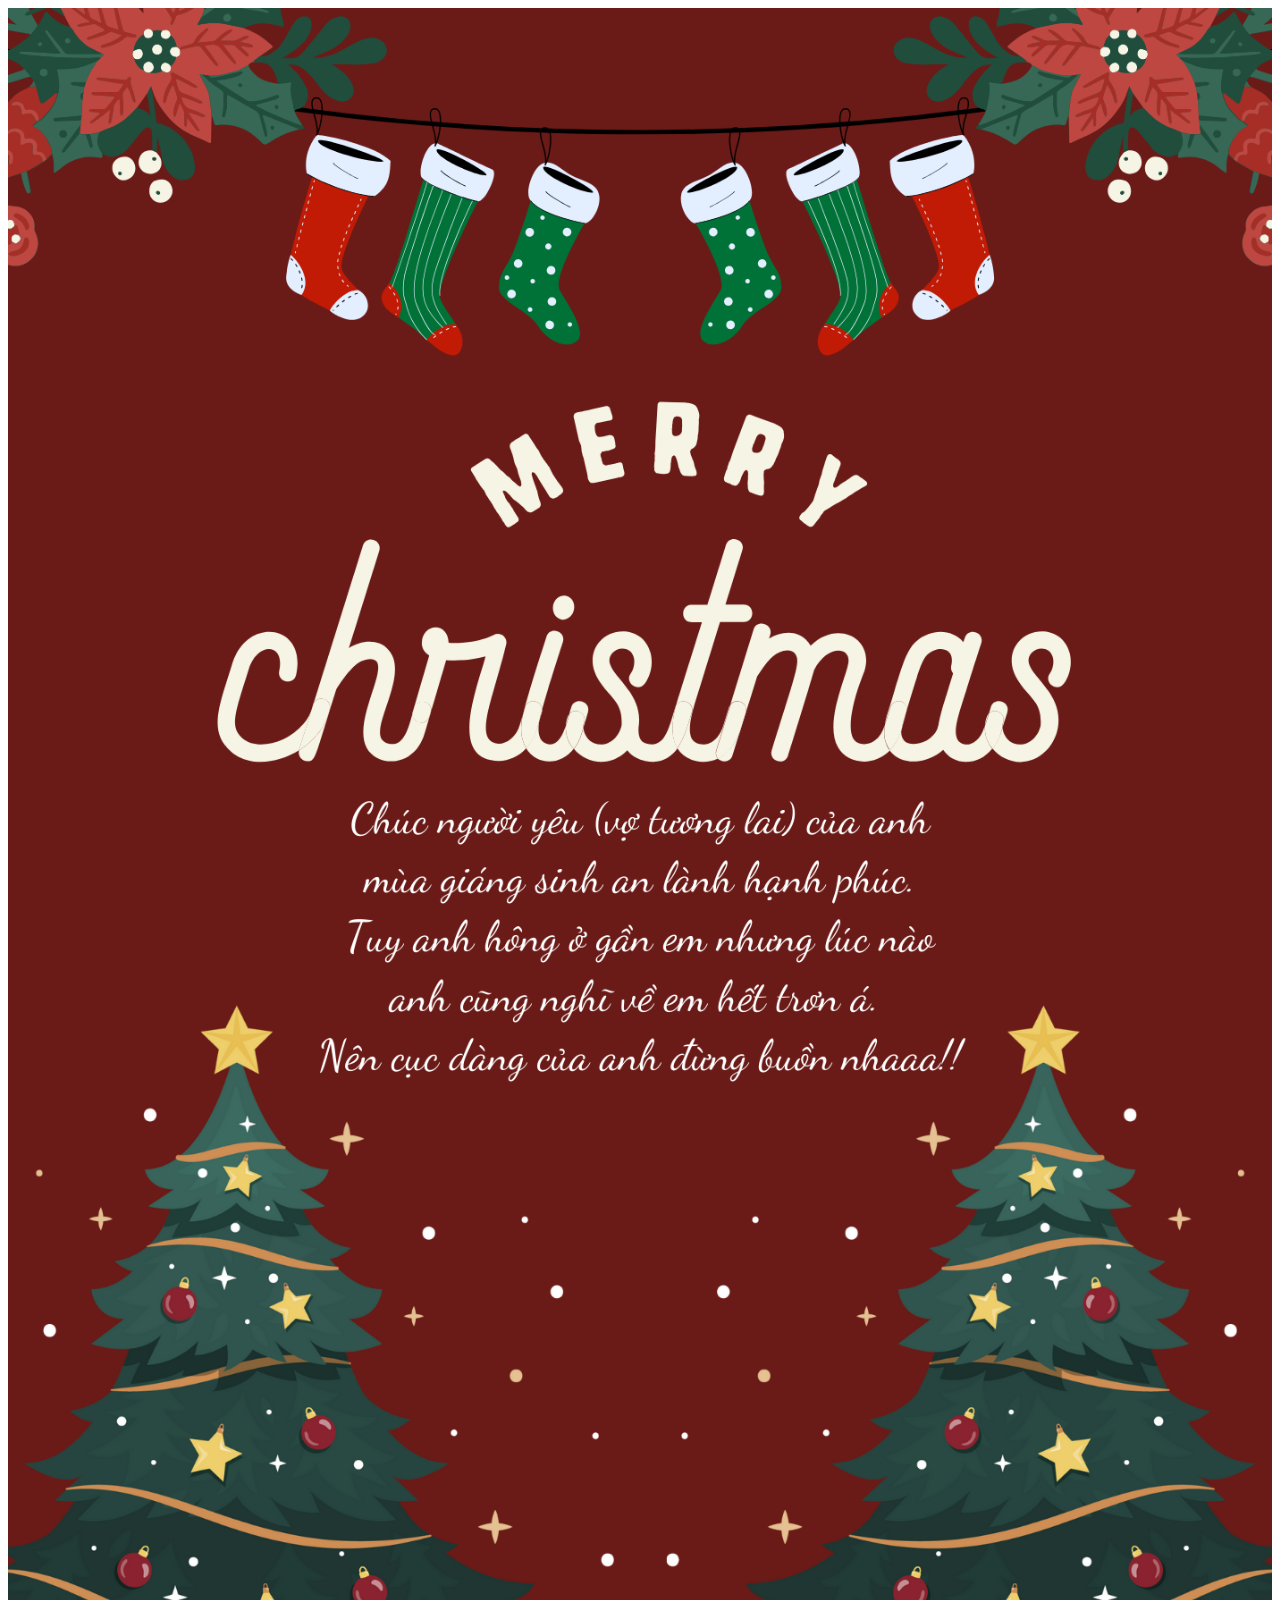
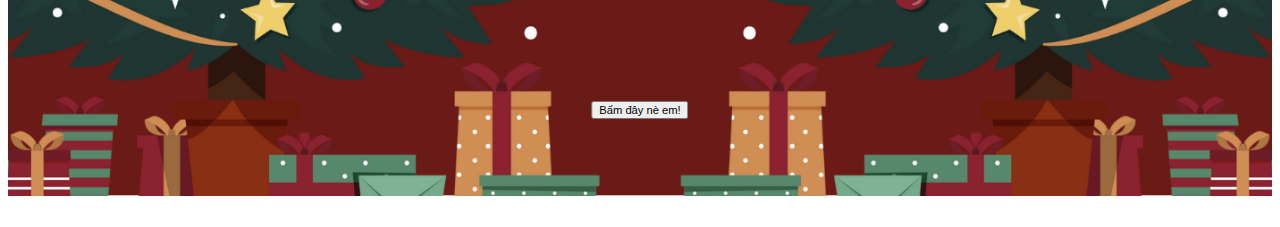
<file: index.html>
<!DOCTYPE html>
<html lang="en">

<head>
  <meta charset="UTF-8">
  <meta name="viewport" content="width=device-width, initial-scale=1.0">
  <title>❤️ Quyên Ngô ❤️</title>
  <link href="https://cdn.jsdelivr.net/npm/bootstrap@5.0.2/dist/css/bootstrap.min.css" rel="stylesheet"
    integrity="sha384-EVSTQN3/azprG1Anm3QDgpJLIm9Nao0Yz1ztcQTwFspd3yD65VohhpuuCOmLASjC" crossorigin="anonymous">
  <link rel="stylesheet" href="style.css">
</head>

<body>
  <img class="imglove" src="MerryChristmasPoster.png" alt="Love you">
  <a href="index1.html">
    <button type="button" class="btn btn-danger">Bấm đây nè em!</button></a>
</body>
<script src="https://cdn.jsdelivr.net/npm/bootstrap@5.0.2/dist/js/bootstrap.bundle.min.js"
  integrity="sha384-MrcW6ZMFYlzcLA8Nl+NtUVF0sA7MsXsP1UyJoMp4YLEuNSfAP+JcXn/tWtIaxVXM" crossorigin="anonymous"></script>

</html>
</file>
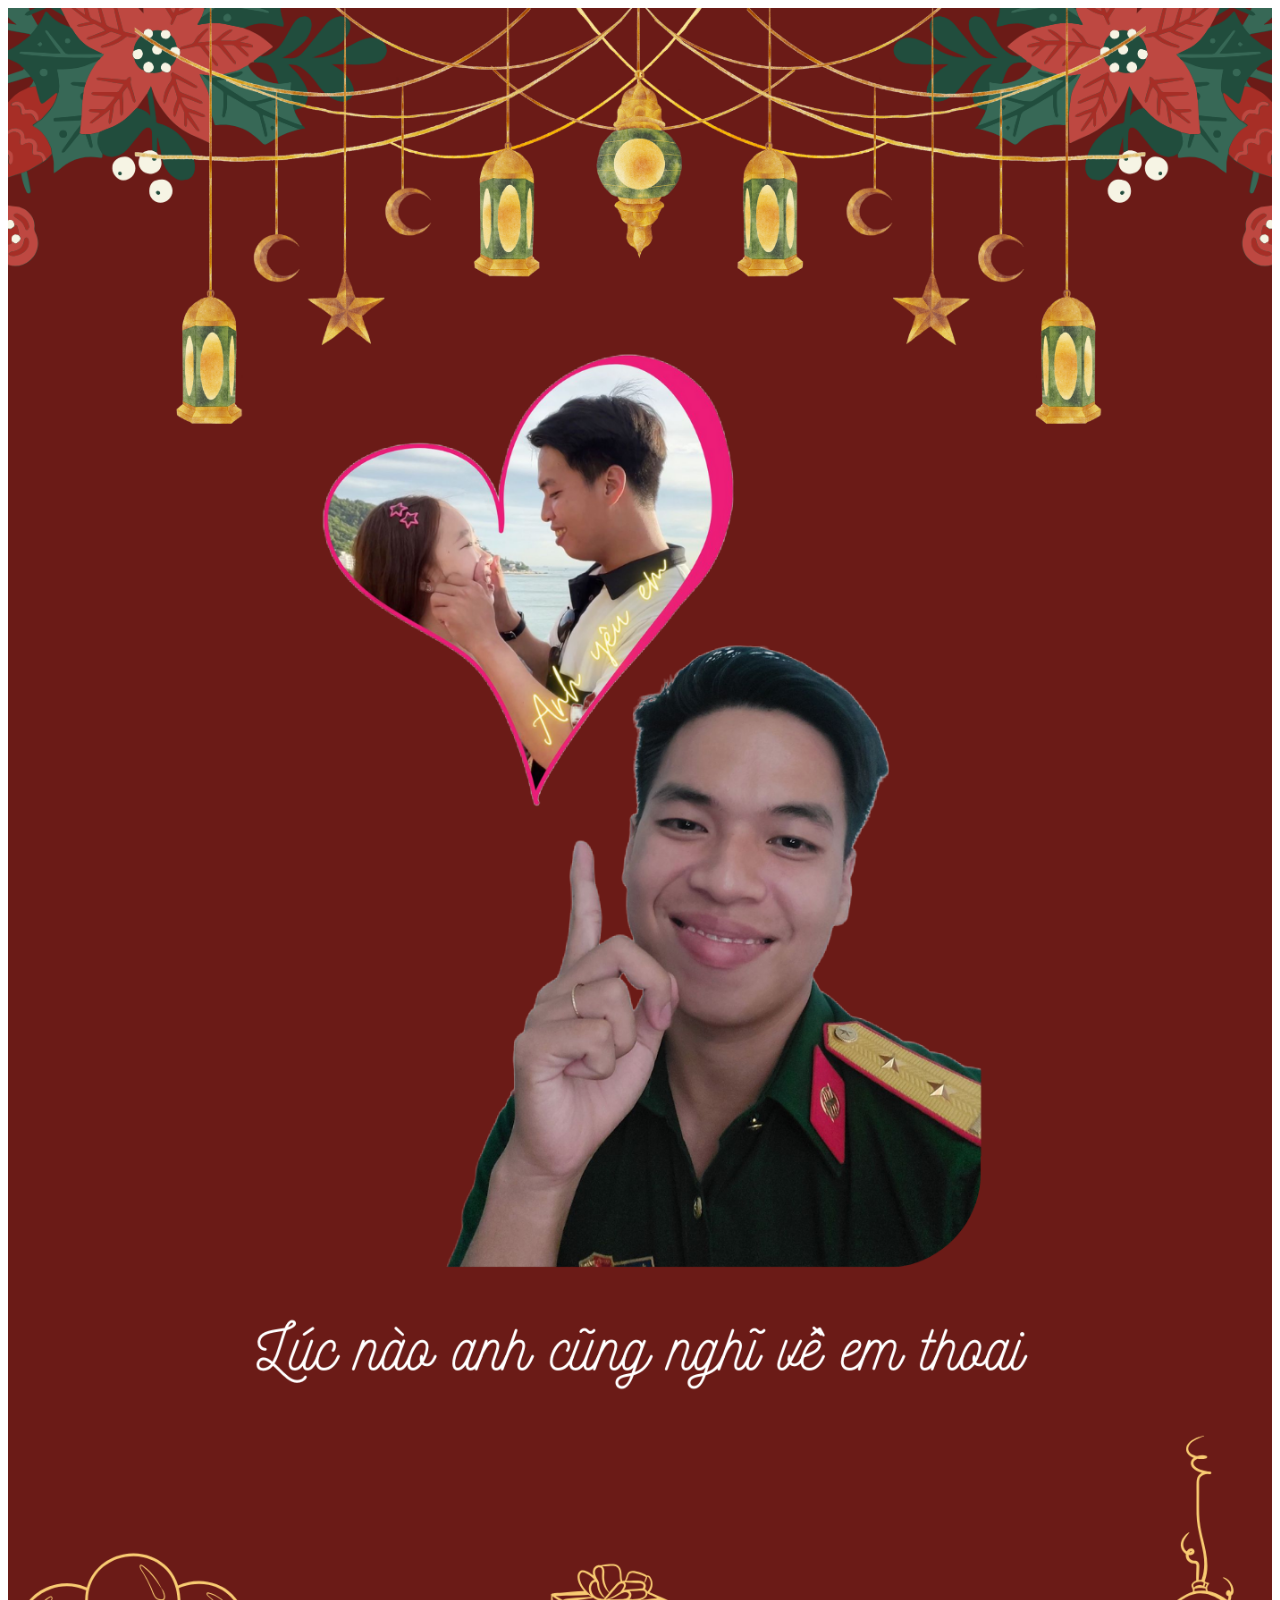
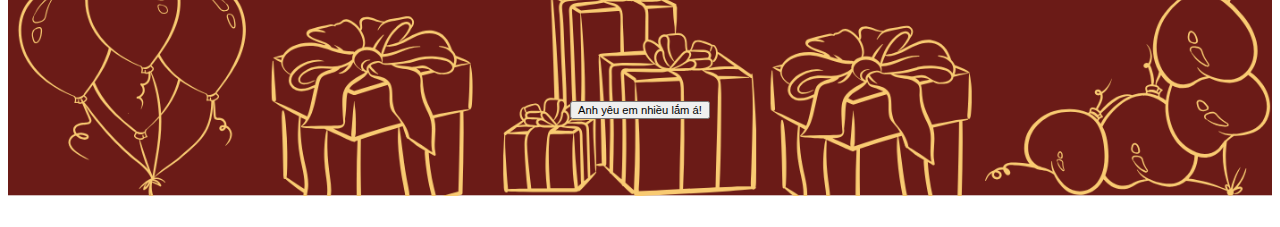
<file: index1.html>
<!DOCTYPE html>
<html lang="en">

<head>
  <meta charset="UTF-8">
  <meta name="viewport" content="width=device-width, initial-scale=1.0">
  <title>❤️ Anh yêu em ❤️</title>
  <link href="https://cdn.jsdelivr.net/npm/bootstrap@5.0.2/dist/css/bootstrap.min.css" rel="stylesheet"
    integrity="sha384-EVSTQN3/azprG1Anm3QDgpJLIm9Nao0Yz1ztcQTwFspd3yD65VohhpuuCOmLASjC" crossorigin="anonymous">
  <link rel="stylesheet" href="style.css">
</head>

<body>
  <img class="imglove" src="Red And Green Illustrative Merry Christmas Poster (1).png" alt="Love you">
  <a href="https://m.me/phuocthiensqtt">
    <button type="button" class="btn btn-danger">Anh yêu em nhiều lắm á!</button></a>
</body>
<script src="https://cdn.jsdelivr.net/npm/bootstrap@5.0.2/dist/js/bootstrap.bundle.min.js"
  integrity="sha384-MrcW6ZMFYlzcLA8Nl+NtUVF0sA7MsXsP1UyJoMp4YLEuNSfAP+JcXn/tWtIaxVXM" crossorigin="anonymous"></script>

</html>
</file>
<file: style.css>
.imglove {
  width: 100%;
  position: relative;
}

.btn-danger {
  position: relative;
  bottom: 100px;
  height: auto;
  width: auto;
  font-size: 70%;
  left: 50%;
  transform: translateX(-50%);
}
</file>
